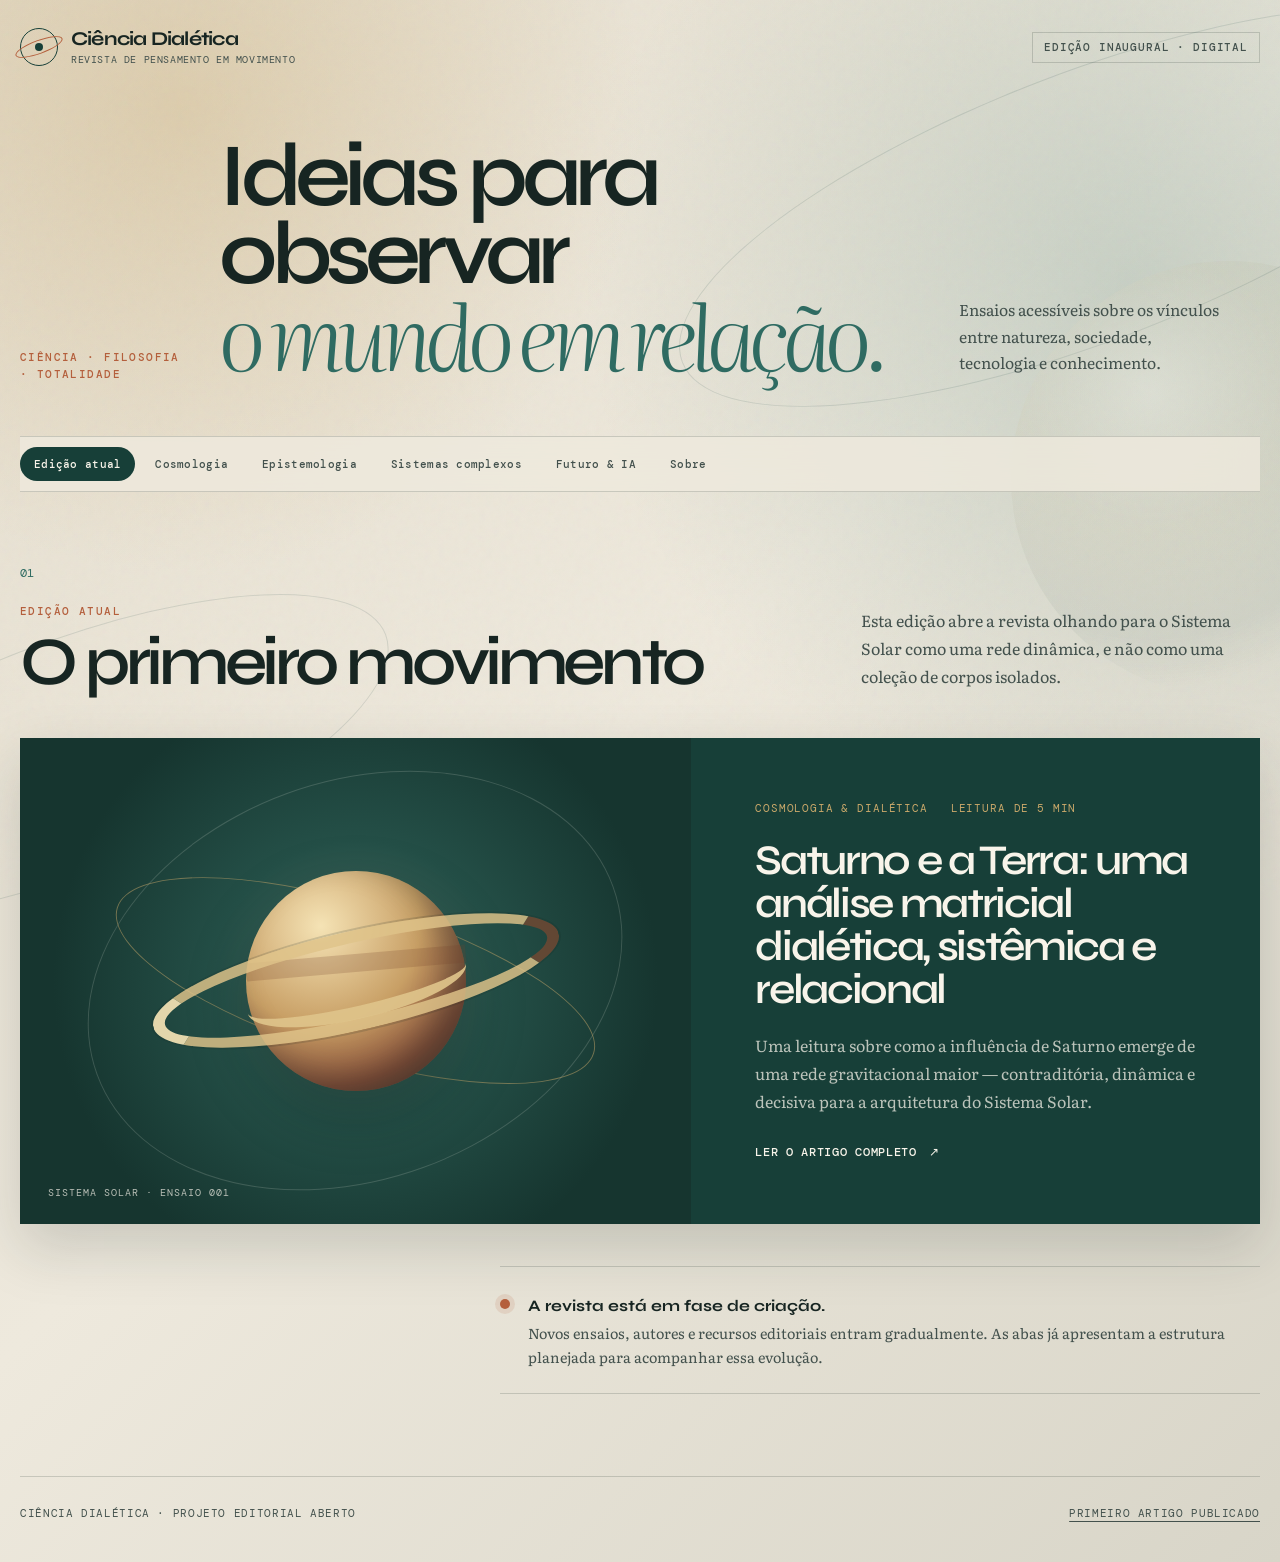
<file: index.html>
<!DOCTYPE html>
<html lang="pt-BR">
<head>
    <meta charset="UTF-8">
    <meta name="viewport" content="width=device-width, initial-scale=1.0">
    <meta name="description" content="Ciência Dialética é uma revista digital de ensaios sobre ciência, filosofia e pensamento sistêmico.">
    <title>Ciência Dialética — Revista Digital</title>
    <link rel="preconnect" href="https://fonts.googleapis.com">
    <link rel="preconnect" href="https://fonts.gstatic.com" crossorigin>
    <link href="https://fonts.googleapis.com/css2?family=DM+Mono:wght@400;500&family=Literata:opsz,wght@7..72,300;7..72,400;7..72,600&family=Syne:wght@500;600;700&display=swap" rel="stylesheet">
    <link rel="stylesheet" href="/styles.css">
    <script src="/app.js" defer></script>
</head>
<body>
    <a class="skip-link" href="#conteudo">Ir para o conteúdo</a>
    <div class="ambient" aria-hidden="true">
        <span class="orbit orbit-one"></span>
        <span class="orbit orbit-two"></span>
        <span class="planet"></span>
    </div>

    <div class="site-shell">
        <header class="site-header">
            <div class="brand-row">
                <a class="brand" href="/" aria-label="Ciência Dialética — página inicial">
                    <span class="brand-mark" aria-hidden="true"><i></i></span>
                    <span>
                        <strong>Ciência Dialética</strong>
                        <small>Revista de pensamento em movimento</small>
                    </span>
                </a>
                <span class="edition-label">Edição inaugural · digital</span>
            </div>

            <div class="intro-grid">
                <div class="eyebrow">Ciência · Filosofia · Totalidade</div>
                <h1>Ideias para observar<br><em>o mundo em relação.</em></h1>
                <p>Ensaios acessíveis sobre os vínculos entre natureza, sociedade, tecnologia e conhecimento.</p>
            </div>

            <nav class="tab-nav" aria-label="Seções da revista">
                <div class="tab-list" role="tablist" aria-label="Conteúdo por seção">
                    <a class="tab-link active" id="tab-edicao" role="tab" aria-selected="true" aria-controls="painel-edicao" data-tab="edicao" href="?aba=edicao">Edição atual</a>
                    <a class="tab-link" id="tab-cosmologia" role="tab" aria-selected="false" aria-controls="painel-cosmologia" data-tab="cosmologia" href="?aba=cosmologia">Cosmologia</a>
                    <a class="tab-link" id="tab-epistemologia" role="tab" aria-selected="false" aria-controls="painel-epistemologia" data-tab="epistemologia" href="?aba=epistemologia">Epistemologia</a>
                    <a class="tab-link" id="tab-sistemas" role="tab" aria-selected="false" aria-controls="painel-sistemas" data-tab="sistemas" href="?aba=sistemas">Sistemas complexos</a>
                    <a class="tab-link" id="tab-ia" role="tab" aria-selected="false" aria-controls="painel-ia" data-tab="ia" href="?aba=ia">Futuro &amp; IA</a>
                    <a class="tab-link" id="tab-sobre" role="tab" aria-selected="false" aria-controls="painel-sobre" data-tab="sobre" href="?aba=sobre">Sobre</a>
                </div>
            </nav>
        </header>

        <main id="conteudo" class="home-content">
            <section class="tab-panel active" id="painel-edicao" role="tabpanel" aria-labelledby="tab-edicao" data-panel="edicao">
                <div class="section-heading">
                    <div>
                        <span class="section-number">01</span>
                        <p class="kicker">Edição atual</p>
                        <h2>O primeiro movimento</h2>
                    </div>
                    <p>Esta edição abre a revista olhando para o Sistema Solar como uma rede dinâmica, e não como uma coleção de corpos isolados.</p>
                </div>

                <article class="featured-story">
                    <a class="story-visual" href="/artigos/saturno-e-a-terra/" aria-label="Ler Saturno e a Terra">
                        <span class="saturn" aria-hidden="true"><i></i></span>
                        <span class="visual-caption">Sistema Solar · Ensaio 001</span>
                    </a>
                    <div class="story-copy">
                        <div class="story-meta"><span>Cosmologia &amp; dialética</span><span>Leitura de 5 min</span></div>
                        <h3><a href="/artigos/saturno-e-a-terra/">Saturno e a Terra: uma análise matricial dialética, sistêmica e relacional</a></h3>
                        <p>Uma leitura sobre como a influência de Saturno emerge de uma rede gravitacional maior — contraditória, dinâmica e decisiva para a arquitetura do Sistema Solar.</p>
                        <a class="read-link" href="/artigos/saturno-e-a-terra/">Ler o artigo completo <span aria-hidden="true">↗</span></a>
                    </div>
                </article>

                <div class="development-note">
                    <span class="status-dot" aria-hidden="true"></span>
                    <div>
                        <strong>A revista está em fase de criação.</strong>
                        <p>Novos ensaios, autores e recursos editoriais entram gradualmente. As abas já apresentam a estrutura planejada para acompanhar essa evolução.</p>
                    </div>
                </div>
            </section>

            <section class="tab-panel" id="painel-cosmologia" role="tabpanel" aria-labelledby="tab-cosmologia" data-panel="cosmologia" hidden>
                <div class="section-heading compact">
                    <div><span class="section-number">02</span><p class="kicker">Arquivo temático</p><h2>Cosmologia</h2></div>
                    <p>Relações entre matéria, movimento e as grandes estruturas do universo.</p>
                </div>
                <div class="archive-grid">
                    <article class="archive-card published">
                        <span class="card-index">Publicado · 001</span>
                        <h3><a href="/artigos/saturno-e-a-terra/">Saturno e a Terra</a></h3>
                        <p>Uma análise matricial, sistêmica e relacional do papel gravitacional de Saturno.</p>
                        <a class="read-link" href="/artigos/saturno-e-a-terra/">Abrir artigo <span aria-hidden="true">↗</span></a>
                    </article>
                    <article class="archive-card building"><span class="card-index">Em criação · 002</span><h3>Contradições do vácuo quântico</h3><p>Ensaio em desenvolvimento para uma próxima edição.</p></article>
                </div>
            </section>

            <section class="tab-panel" id="painel-epistemologia" role="tabpanel" aria-labelledby="tab-epistemologia" data-panel="epistemologia" hidden>
                <div class="empty-section"><span class="section-number">03</span><p class="kicker">Epistemologia</p><h2>Conhecer também é transformar.</h2><p>Esta aba está em fase de criação. Aqui serão publicados textos sobre método, verdade, linguagem e os limites históricos do conhecimento científico.</p><span class="construction-label">Conteúdo editorial em preparação</span></div>
            </section>

            <section class="tab-panel" id="painel-sistemas" role="tabpanel" aria-labelledby="tab-sistemas" data-panel="sistemas" hidden>
                <div class="empty-section"><span class="section-number">04</span><p class="kicker">Sistemas complexos</p><h2>O todo modifica as partes.</h2><p>Esta aba está em fase de criação. Reunirá ensaios sobre emergência, redes, caos, organização e interdependência.</p><span class="construction-label">Conteúdo editorial em preparação</span></div>
            </section>

            <section class="tab-panel" id="painel-ia" role="tabpanel" aria-labelledby="tab-ia" data-panel="ia" hidden>
                <div class="empty-section"><span class="section-number">05</span><p class="kicker">Futuro &amp; inteligência artificial</p><h2>Técnica, poder e possibilidade.</h2><p>Esta aba está em fase de criação. O espaço abordará inteligência artificial, automação e os conflitos sociais produzidos pelas novas tecnologias.</p><span class="construction-label">Conteúdo editorial em preparação</span></div>
            </section>

            <section class="tab-panel" id="painel-sobre" role="tabpanel" aria-labelledby="tab-sobre" data-panel="sobre" hidden>
                <div class="about-grid">
                    <div><span class="section-number">06</span><p class="kicker">Sobre o projeto</p><h2>Uma revista aberta ao processo.</h2></div>
                    <div class="about-copy"><p>A Ciência Dialética nasce como uma publicação digital dedicada a interpretações sistêmicas, relacionais e críticas da ciência.</p><p>O projeto ainda está em fase de criação. A estrutura, a identidade editorial e o acervo crescem junto com cada nova publicação, mantendo visível esse processo de construção.</p></div>
                </div>
            </section>
        </main>

        <footer class="site-footer">
            <p>Ciência Dialética · Projeto editorial aberto</p>
            <a href="/artigos/saturno-e-a-terra/">Primeiro artigo publicado</a>
        </footer>
    </div>
</body>
</html>
</file>
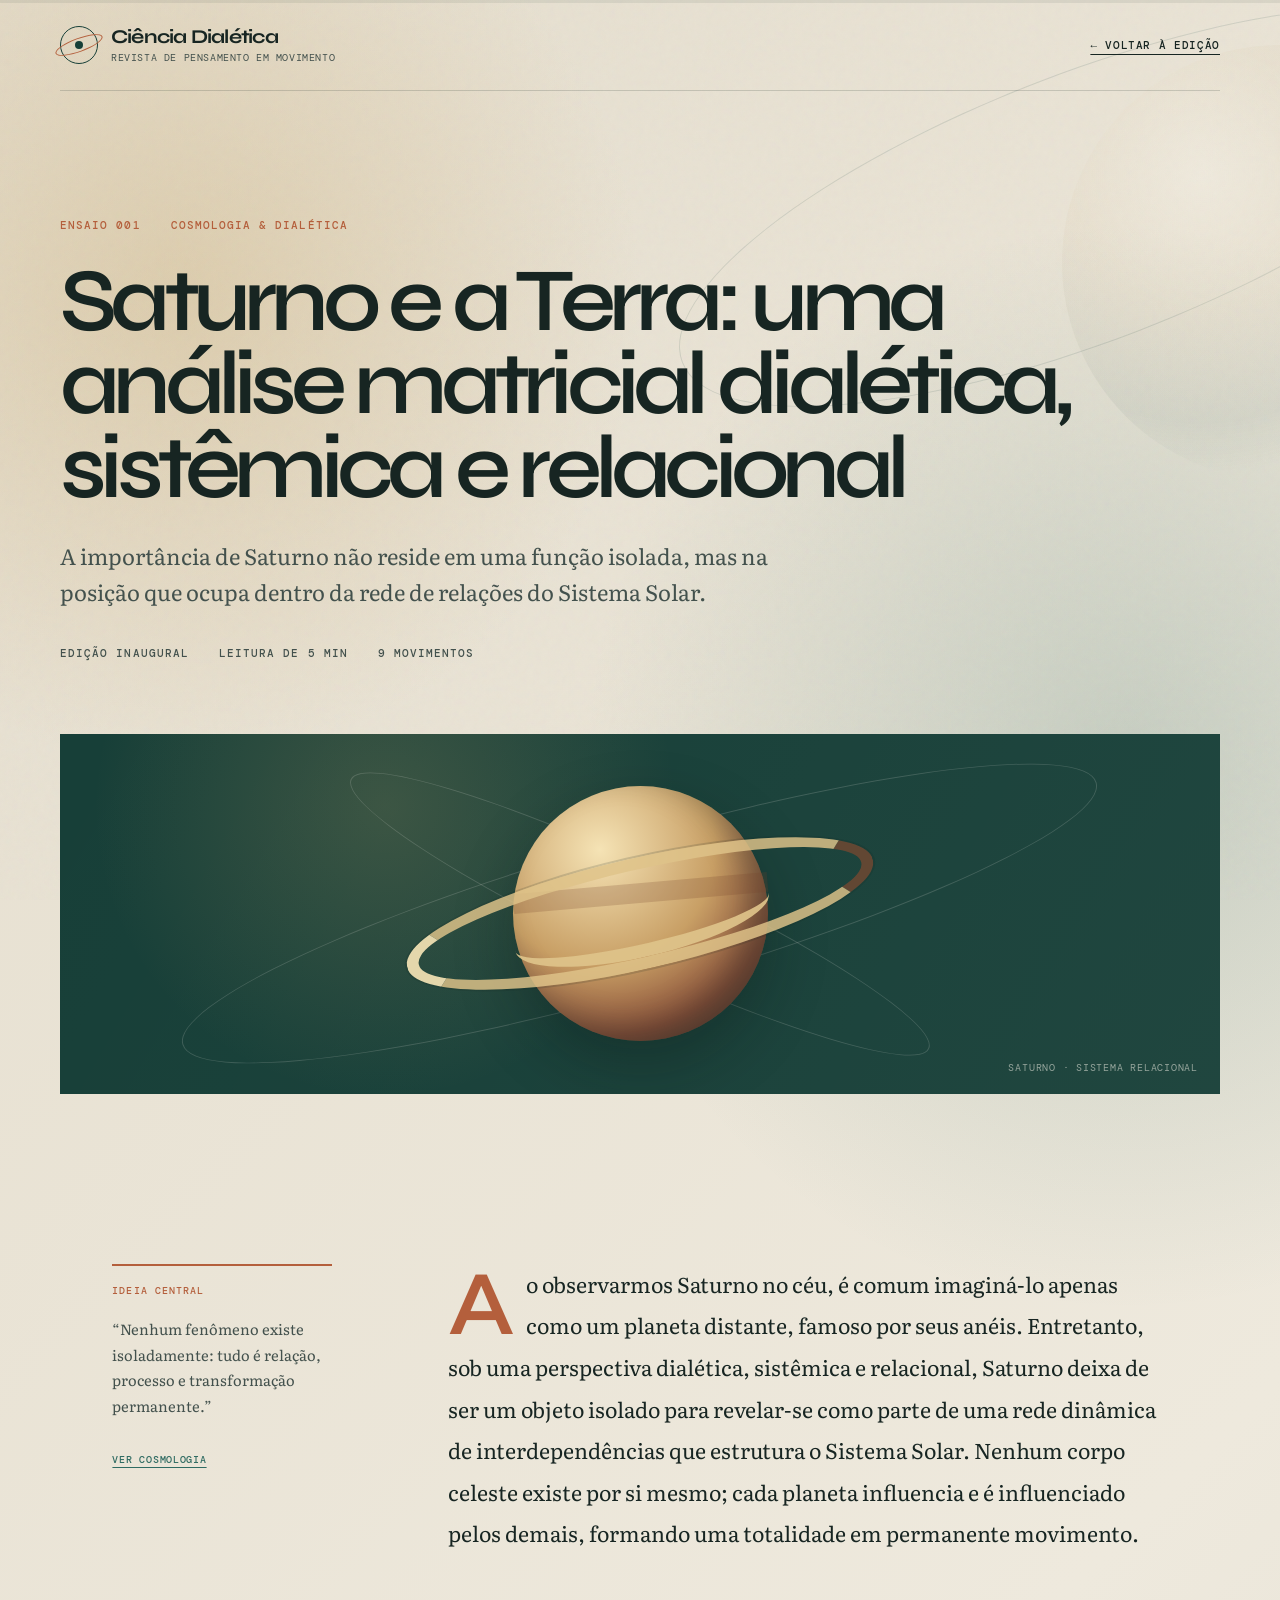
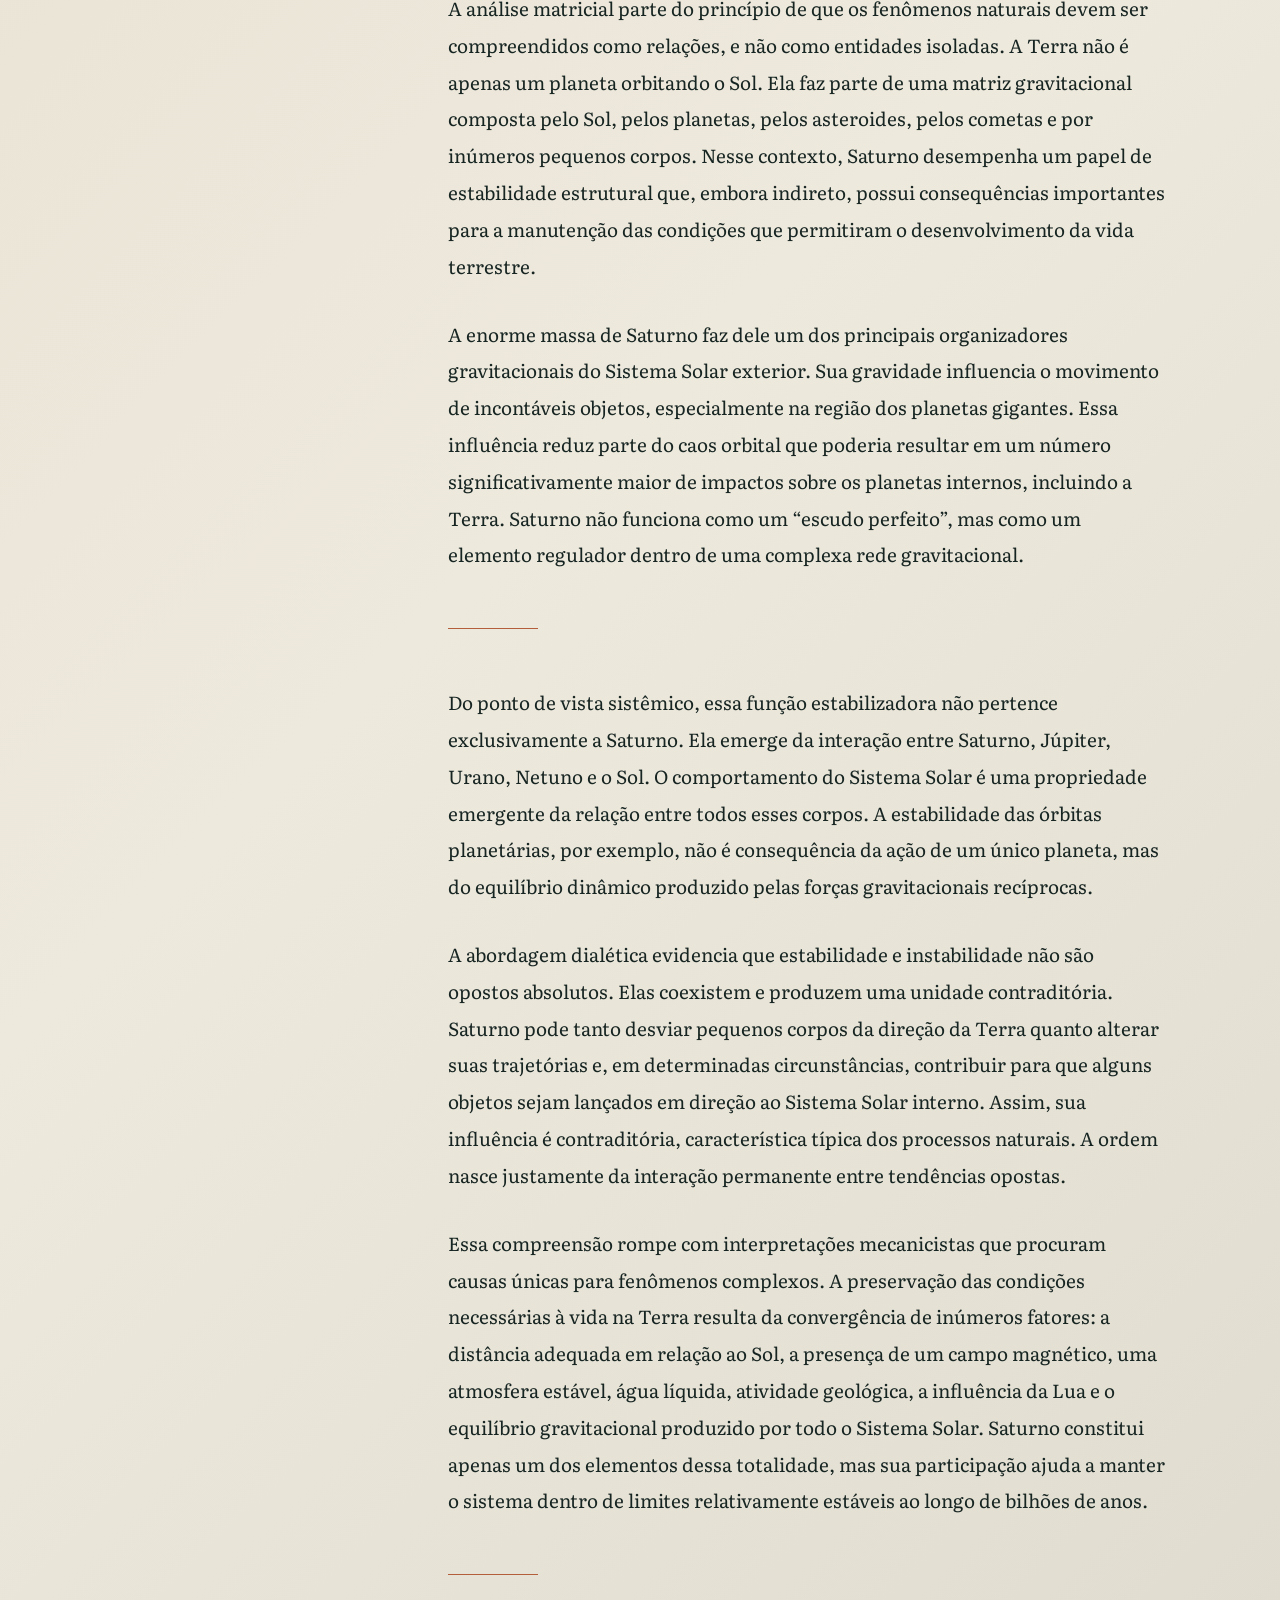
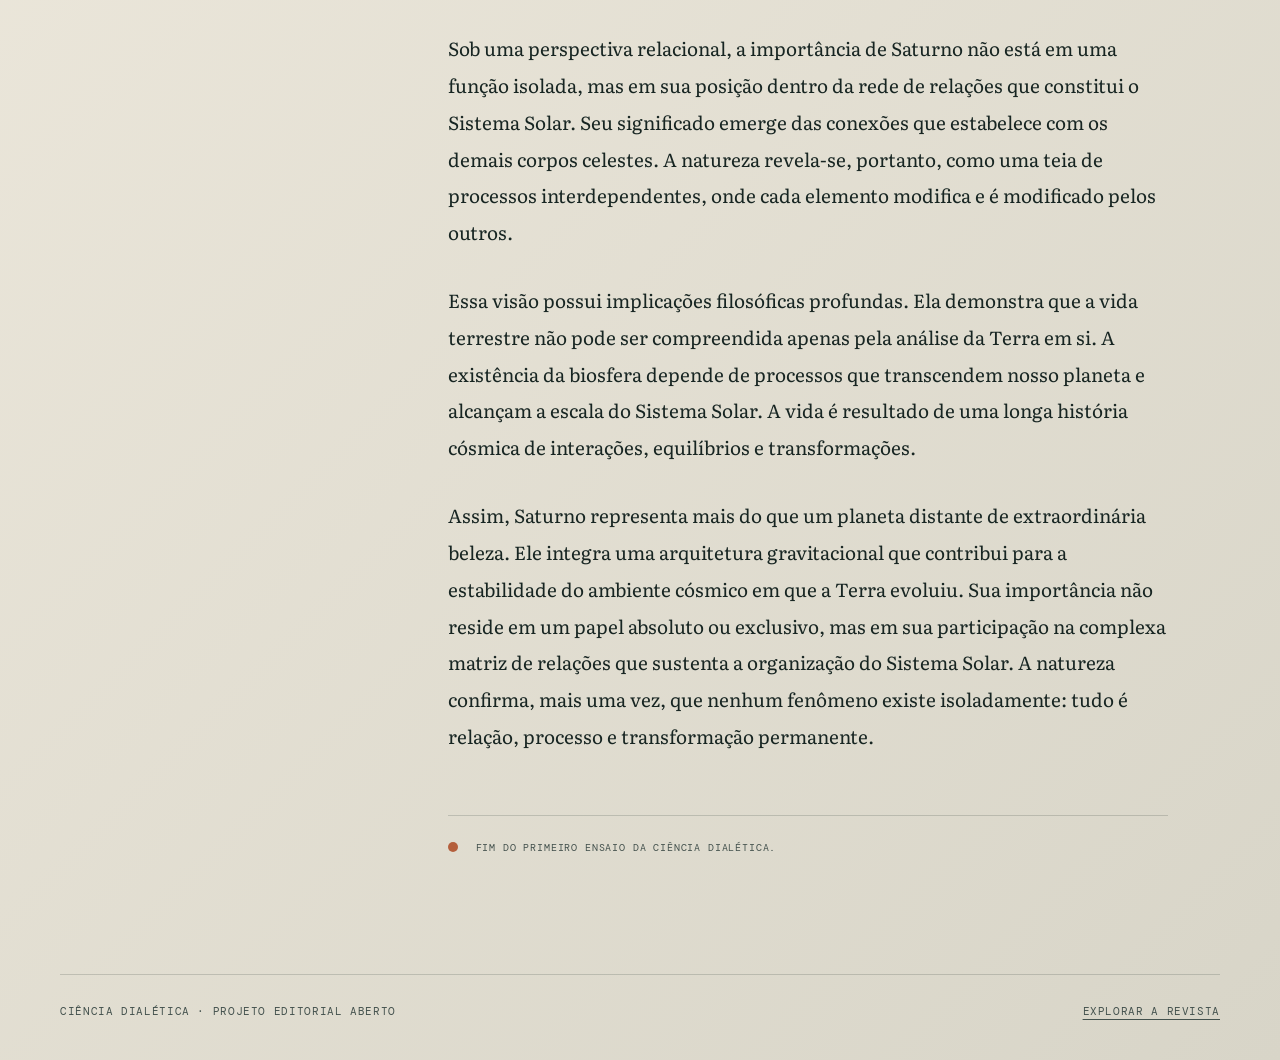
<file: artigos/saturno-e-a-terra/index.html>
<!DOCTYPE html>
<html lang="pt-BR">
<head>
    <meta charset="UTF-8">
    <meta name="viewport" content="width=device-width, initial-scale=1.0">
    <meta name="description" content="Uma análise dialética, sistêmica e relacional da influência de Saturno na arquitetura do Sistema Solar.">
    <title>Saturno e a Terra — Ciência Dialética</title>
    <link rel="canonical" href="/artigos/saturno-e-a-terra/">
    <link rel="preconnect" href="https://fonts.googleapis.com">
    <link rel="preconnect" href="https://fonts.gstatic.com" crossorigin>
    <link href="https://fonts.googleapis.com/css2?family=DM+Mono:wght@400;500&family=Literata:opsz,wght@7..72,300;7..72,400;7..72,600&family=Syne:wght@500;600;700&display=swap" rel="stylesheet">
    <link rel="stylesheet" href="/styles.css">
    <script src="/app.js" defer></script>
</head>
<body class="article-page">
    <a class="skip-link" href="#artigo">Ir para o artigo</a>
    <div class="reading-progress" aria-hidden="true"><span></span></div>
    <div class="ambient" aria-hidden="true"><span class="orbit orbit-one"></span><span class="planet article-planet"></span></div>

    <div class="site-shell article-shell">
        <header class="article-site-header">
            <a class="brand compact-brand" href="/" aria-label="Voltar à página inicial da Ciência Dialética">
                <span class="brand-mark" aria-hidden="true"><i></i></span>
                <span><strong>Ciência Dialética</strong><small>Revista de pensamento em movimento</small></span>
            </a>
            <a class="back-link" href="/">← Voltar à edição</a>
        </header>

        <main id="artigo">
            <article class="reading-layout">
                <header class="article-hero">
                    <div class="article-kicker"><span>Ensaio 001</span><span>Cosmologia &amp; dialética</span></div>
                    <h1>Saturno e a Terra: uma análise matricial dialética, sistêmica e relacional</h1>
                    <p class="article-deck">A importância de Saturno não reside em uma função isolada, mas na posição que ocupa dentro da rede de relações do Sistema Solar.</p>
                    <div class="article-details"><span>Edição inaugural</span><span>Leitura de 5 min</span><span>9 movimentos</span></div>
                    <div class="article-illustration" aria-hidden="true"><span class="saturn large"><i></i></span><span class="trajectory trajectory-a"></span><span class="trajectory trajectory-b"></span><small>Saturno · sistema relacional</small></div>
                </header>

                <div class="article-grid">
                    <aside class="article-aside">
                        <p class="aside-label">Ideia central</p>
                        <blockquote>“Nenhum fenômeno existe isoladamente: tudo é relação, processo e transformação permanente.”</blockquote>
                        <a href="/?aba=cosmologia">Ver Cosmologia</a>
                    </aside>

                    <div class="article-body">
                        <p class="lead">Ao observarmos Saturno no céu, é comum imaginá-lo apenas como um planeta distante, famoso por seus anéis. Entretanto, sob uma perspectiva dialética, sistêmica e relacional, Saturno deixa de ser um objeto isolado para revelar-se como parte de uma rede dinâmica de interdependências que estrutura o Sistema Solar. Nenhum corpo celeste existe por si mesmo; cada planeta influencia e é influenciado pelos demais, formando uma totalidade em permanente movimento.</p>

                        <p>A análise matricial parte do princípio de que os fenômenos naturais devem ser compreendidos como relações, e não como entidades isoladas. A Terra não é apenas um planeta orbitando o Sol. Ela faz parte de uma matriz gravitacional composta pelo Sol, pelos planetas, pelos asteroides, pelos cometas e por inúmeros pequenos corpos. Nesse contexto, Saturno desempenha um papel de estabilidade estrutural que, embora indireto, possui consequências importantes para a manutenção das condições que permitiram o desenvolvimento da vida terrestre.</p>

                        <p>A enorme massa de Saturno faz dele um dos principais organizadores gravitacionais do Sistema Solar exterior. Sua gravidade influencia o movimento de incontáveis objetos, especialmente na região dos planetas gigantes. Essa influência reduz parte do caos orbital que poderia resultar em um número significativamente maior de impactos sobre os planetas internos, incluindo a Terra. Saturno não funciona como um “escudo perfeito”, mas como um elemento regulador dentro de uma complexa rede gravitacional.</p>

                        <hr>

                        <p>Do ponto de vista sistêmico, essa função estabilizadora não pertence exclusivamente a Saturno. Ela emerge da interação entre Saturno, Júpiter, Urano, Netuno e o Sol. O comportamento do Sistema Solar é uma propriedade emergente da relação entre todos esses corpos. A estabilidade das órbitas planetárias, por exemplo, não é consequência da ação de um único planeta, mas do equilíbrio dinâmico produzido pelas forças gravitacionais recíprocas.</p>

                        <p>A abordagem dialética evidencia que estabilidade e instabilidade não são opostos absolutos. Elas coexistem e produzem uma unidade contraditória. Saturno pode tanto desviar pequenos corpos da direção da Terra quanto alterar suas trajetórias e, em determinadas circunstâncias, contribuir para que alguns objetos sejam lançados em direção ao Sistema Solar interno. Assim, sua influência é contraditória, característica típica dos processos naturais. A ordem nasce justamente da interação permanente entre tendências opostas.</p>

                        <p>Essa compreensão rompe com interpretações mecanicistas que procuram causas únicas para fenômenos complexos. A preservação das condições necessárias à vida na Terra resulta da convergência de inúmeros fatores: a distância adequada em relação ao Sol, a presença de um campo magnético, uma atmosfera estável, água líquida, atividade geológica, a influência da Lua e o equilíbrio gravitacional produzido por todo o Sistema Solar. Saturno constitui apenas um dos elementos dessa totalidade, mas sua participação ajuda a manter o sistema dentro de limites relativamente estáveis ao longo de bilhões de anos.</p>

                        <hr>

                        <p>Sob uma perspectiva relacional, a importância de Saturno não está em uma função isolada, mas em sua posição dentro da rede de relações que constitui o Sistema Solar. Seu significado emerge das conexões que estabelece com os demais corpos celestes. A natureza revela-se, portanto, como uma teia de processos interdependentes, onde cada elemento modifica e é modificado pelos outros.</p>

                        <p>Essa visão possui implicações filosóficas profundas. Ela demonstra que a vida terrestre não pode ser compreendida apenas pela análise da Terra em si. A existência da biosfera depende de processos que transcendem nosso planeta e alcançam a escala do Sistema Solar. A vida é resultado de uma longa história cósmica de interações, equilíbrios e transformações.</p>

                        <p>Assim, Saturno representa mais do que um planeta distante de extraordinária beleza. Ele integra uma arquitetura gravitacional que contribui para a estabilidade do ambiente cósmico em que a Terra evoluiu. Sua importância não reside em um papel absoluto ou exclusivo, mas em sua participação na complexa matriz de relações que sustenta a organização do Sistema Solar. A natureza confirma, mais uma vez, que nenhum fenômeno existe isoladamente: tudo é relação, processo e transformação permanente.</p>

                        <div class="article-end"><span aria-hidden="true"></span><p>Fim do primeiro ensaio da Ciência Dialética.</p></div>
                    </div>
                </div>
            </article>
        </main>

        <footer class="site-footer article-footer"><p>Ciência Dialética · Projeto editorial aberto</p><a href="/">Explorar a revista</a></footer>
    </div>
</body>
</html>
</file>
<file: styles.css>
:root {
    --ink: #172522;
    --ink-soft: #43514d;
    --paper: #eee9dd;
    --paper-light: #f8f4ea;
    --paper-deep: #d8d2c2;
    --forest: #173f38;
    --teal: #2f6b62;
    --rust: #b45f3c;
    --gold: #c9a86a;
    --line: rgba(23, 37, 34, 0.17);
    --display: 'Syne', sans-serif;
    --reading: 'Literata', serif;
    --mono: 'DM Mono', monospace;
}

* { box-sizing: border-box; }

html { scroll-behavior: smooth; }

body {
    margin: 0;
    min-width: 320px;
    color: var(--ink);
    background:
        radial-gradient(circle at 14% 7%, rgba(201, 168, 106, 0.35), transparent 29rem),
        radial-gradient(circle at 88% 18%, rgba(47, 107, 98, 0.2), transparent 34rem),
        linear-gradient(135deg, #e5dece 0%, var(--paper) 48%, #d8d5c8 100%);
    font-family: var(--reading);
    -webkit-font-smoothing: antialiased;
}

body::before {
    position: fixed;
    inset: 0;
    z-index: -2;
    content: '';
    opacity: 0.24;
    pointer-events: none;
    background-image: url("data:image/svg+xml,%3Csvg viewBox='0 0 160 160' xmlns='http://www.w3.org/2000/svg'%3E%3Cfilter id='n'%3E%3CfeTurbulence type='fractalNoise' baseFrequency='.82' numOctaves='4' stitchTiles='stitch'/%3E%3C/filter%3E%3Crect width='100%25' height='100%25' filter='url(%23n)' opacity='.14'/%3E%3C/svg%3E");
}

a { color: inherit; }

button, a { -webkit-tap-highlight-color: transparent; }

.skip-link {
    position: fixed;
    top: 12px;
    left: 12px;
    z-index: 100;
    padding: 10px 14px;
    color: var(--paper-light);
    background: var(--forest);
    font: 500 0.75rem var(--mono);
    transform: translateY(-150%);
}

.skip-link:focus { transform: translateY(0); }

.ambient { position: fixed; inset: 0; z-index: -1; overflow: hidden; pointer-events: none; }
.orbit { position: absolute; border: 1px solid rgba(23, 63, 56, 0.12); border-radius: 50%; transform: rotate(-21deg); }
.orbit-one { width: 68vw; height: 21vw; top: 8%; right: -19%; }
.orbit-two { width: 54vw; height: 18vw; bottom: 3%; left: -22%; }
.planet { position: absolute; width: clamp(260px, 34vw, 600px); aspect-ratio: 1; right: -13vw; top: 29%; border-radius: 50%; background: radial-gradient(circle at 32% 30%, rgba(248,244,234,.52), rgba(201,168,106,.08) 32%, rgba(23,63,56,.08) 58%, transparent 70%); opacity: .65; }

.site-shell { width: min(1240px, calc(100% - 40px)); margin: 0 auto; }

.site-header { padding: 28px 0 0; }
.brand-row, .article-site-header { display: flex; align-items: center; justify-content: space-between; gap: 24px; }
.brand { display: inline-flex; align-items: center; gap: 13px; text-decoration: none; }
.brand strong { display: block; font: 700 clamp(1rem, 2vw, 1.22rem)/1 var(--display); letter-spacing: -.04em; }
.brand small { display: block; margin-top: 6px; color: var(--ink-soft); font: 400 .62rem/1 var(--mono); letter-spacing: .06em; text-transform: uppercase; }
.brand-mark { position: relative; display: grid; width: 38px; height: 38px; place-items: center; border: 1px solid var(--forest); border-radius: 50%; }
.brand-mark::after { position: absolute; width: 48px; height: 12px; content: ''; border: 1px solid var(--rust); border-radius: 50%; transform: rotate(-20deg); }
.brand-mark i { width: 8px; height: 8px; background: var(--forest); border-radius: 50%; }
.edition-label { padding: 8px 11px; border: 1px solid var(--line); color: var(--ink-soft); font: 500 .66rem var(--mono); letter-spacing: .08em; text-transform: uppercase; }

.intro-grid { display: grid; grid-template-columns: .55fr 2.35fr 1fr; align-items: end; gap: 34px; min-height: 370px; padding: 65px 0 54px; }
.eyebrow, .kicker { color: var(--rust); font: 500 .68rem/1.5 var(--mono); letter-spacing: .13em; text-transform: uppercase; }
.intro-grid h1 { margin: 0; font: 600 clamp(3.15rem, 7vw, 6.6rem)/.88 var(--display); letter-spacing: -.075em; }
.intro-grid h1 em { color: var(--teal); font-family: var(--reading); font-weight: 300; }
.intro-grid > p { max-width: 29ch; margin: 0 0 5px; color: var(--ink-soft); font-size: .98rem; line-height: 1.7; }

.tab-nav { position: sticky; top: 0; z-index: 20; padding: 10px 0; background: rgba(238,233,221,.82); border-top: 1px solid var(--line); border-bottom: 1px solid var(--line); backdrop-filter: blur(15px); }
.tab-list { display: flex; gap: 6px; overflow-x: auto; scrollbar-width: none; }
.tab-list::-webkit-scrollbar { display: none; }
.tab-link { flex: 0 0 auto; padding: 10px 14px; border-radius: 999px; color: var(--ink-soft); font: 500 .7rem var(--mono); letter-spacing: .025em; text-decoration: none; transition: background .2s, color .2s, transform .2s; }
.tab-link:hover { color: var(--forest); transform: translateY(-1px); }
.tab-link.active { color: var(--paper-light); background: var(--forest); }
.tab-link:focus-visible, .read-link:focus-visible, .story-copy h3 a:focus-visible, .back-link:focus-visible { outline: 2px solid var(--rust); outline-offset: 4px; }

.home-content { min-height: 590px; }
.tab-panel { padding: 74px 0 82px; animation: reveal .45s ease both; }
.tab-panel[hidden] { display: none; }
@keyframes reveal { from { opacity: 0; transform: translateY(10px); } to { opacity: 1; transform: translateY(0); } }

.section-heading { display: grid; grid-template-columns: 1.45fr .75fr; gap: 70px; align-items: end; margin-bottom: 43px; }
.section-heading.compact { align-items: center; }
.section-heading > div { position: relative; }
.section-number { display: block; margin-bottom: 22px; color: var(--teal); font: 400 .72rem var(--mono); }
.section-heading h2, .empty-section h2, .about-grid h2 { margin: 5px 0 0; font: 600 clamp(2.4rem, 5.3vw, 5rem)/.95 var(--display); letter-spacing: -.065em; }
.section-heading > p { max-width: 43ch; margin: 0 0 5px; color: var(--ink-soft); line-height: 1.75; }

.featured-story { display: grid; grid-template-columns: 1.18fr 1fr; min-height: 430px; overflow: hidden; background: var(--forest); color: var(--paper-light); box-shadow: 0 24px 55px rgba(23,37,34,.17); }
.story-visual { position: relative; display: grid; min-height: 390px; overflow: hidden; place-items: center; background: radial-gradient(circle at center, #4f786c 0%, #244f47 34%, #16352f 73%); }
.story-visual::before { position: absolute; inset: 9%; content: ''; border: 1px solid rgba(248,244,234,.16); border-radius: 50%; transform: rotate(-20deg); }
.story-visual::after { position: absolute; width: 74%; height: 31%; content: ''; border: 1px solid rgba(201,168,106,.5); border-radius: 50%; transform: rotate(17deg); }
.saturn { position: relative; z-index: 2; display: grid; width: clamp(130px, 18vw, 220px); aspect-ratio: 1; place-items: center; border-radius: 50%; background: radial-gradient(circle at 34% 25%, #f5e3b5, #c89f65 45%, #8a5039 73%, #432f2a 100%); box-shadow: inset -18px -14px 30px rgba(23,37,34,.35), 0 24px 60px rgba(9,21,18,.3); }
.saturn::before { position: absolute; z-index: 3; width: 178%; height: 34%; content: ''; border: 12px solid rgba(223,196,138,.83); border-right-color: rgba(119,73,51,.78); border-left-color: rgba(245,227,181,.92); border-radius: 50%; transform: rotate(-13deg); box-shadow: 0 0 0 2px rgba(23,37,34,.16); }
.saturn::after { position: absolute; z-index: 4; width: 102%; height: 22%; content: ''; border-bottom: 13px solid rgba(223,196,138,.92); border-radius: 50%; transform: rotate(-13deg) translateY(13%); }
.saturn i { position: absolute; inset: 38% 0 auto; height: 8%; background: rgba(114,66,43,.22); transform: rotate(-5deg); }
.visual-caption { position: absolute; bottom: 25px; left: 28px; color: rgba(248,244,234,.72); font: 400 .62rem var(--mono); letter-spacing: .1em; text-transform: uppercase; }
.story-copy { display: flex; flex-direction: column; justify-content: center; padding: clamp(34px, 5vw, 70px); }
.story-meta { display: flex; flex-wrap: wrap; gap: 12px 23px; color: var(--gold); font: 400 .66rem var(--mono); letter-spacing: .08em; text-transform: uppercase; }
.story-copy h3 { margin: 24px 0 20px; font: 600 clamp(1.85rem, 3.3vw, 3.25rem)/1.02 var(--display); letter-spacing: -.055em; }
.story-copy h3 a { text-decoration: none; }
.story-copy > p { margin: 0 0 30px; color: rgba(248,244,234,.73); line-height: 1.75; }
.read-link { display: inline-flex; align-items: center; gap: 12px; width: fit-content; color: inherit; font: 500 .72rem var(--mono); letter-spacing: .06em; text-decoration: none; text-transform: uppercase; }
.read-link span { transition: transform .2s; }
.read-link:hover span { transform: translate(3px, -3px); }

.development-note { display: grid; grid-template-columns: auto 1fr; gap: 18px; max-width: 760px; margin: 42px 0 0 auto; padding: 25px 0; border-top: 1px solid var(--line); border-bottom: 1px solid var(--line); }
.development-note strong { font-family: var(--display); }
.development-note p { margin: 5px 0 0; color: var(--ink-soft); font-size: .9rem; line-height: 1.65; }
.status-dot { width: 10px; height: 10px; margin-top: 7px; background: var(--rust); border-radius: 50%; box-shadow: 0 0 0 5px rgba(180,95,60,.13); }

.archive-grid { display: grid; grid-template-columns: 1.35fr .65fr; gap: 18px; }
.archive-card { min-height: 280px; padding: clamp(30px, 5vw, 55px); border: 1px solid var(--line); }
.archive-card.published { color: var(--paper-light); background: var(--forest); }
.archive-card.building { background: rgba(248,244,234,.38); border-style: dashed; }
.card-index, .construction-label { color: var(--rust); font: 500 .65rem var(--mono); letter-spacing: .1em; text-transform: uppercase; }
.published .card-index { color: var(--gold); }
.archive-card h3 { max-width: 15ch; margin: 42px 0 15px; font: 600 clamp(1.7rem, 3vw, 2.8rem)/1.05 var(--display); letter-spacing: -.05em; }
.archive-card h3 a { text-decoration: none; }
.archive-card p { max-width: 48ch; color: inherit; opacity: .72; line-height: 1.65; }
.archive-card .read-link { margin-top: 20px; }

.empty-section { position: relative; max-width: 920px; min-height: 450px; padding: clamp(40px, 8vw, 90px); overflow: hidden; border: 1px dashed var(--line); background: rgba(248,244,234,.34); }
.empty-section::after { position: absolute; width: 340px; aspect-ratio: 1; right: -120px; bottom: -150px; content: ''; border: 1px solid rgba(47,107,98,.25); border-radius: 50%; box-shadow: 0 0 0 45px rgba(47,107,98,.05), 0 0 0 90px rgba(47,107,98,.035); }
.empty-section h2 { max-width: 12ch; margin: 20px 0; }
.empty-section > p { max-width: 56ch; color: var(--ink-soft); line-height: 1.75; }
.construction-label { display: inline-block; margin-top: 30px; padding: 9px 12px; border: 1px solid rgba(180,95,60,.35); }

.about-grid { display: grid; grid-template-columns: 1fr 1fr; gap: clamp(50px, 9vw, 130px); padding: 30px 0 70px; }
.about-copy { padding-top: 55px; border-top: 1px solid var(--line); }
.about-copy p { margin: 0 0 24px; color: var(--ink-soft); font-size: 1.08rem; line-height: 1.8; }

.site-footer { display: flex; justify-content: space-between; gap: 25px; padding: 30px 0 42px; border-top: 1px solid var(--line); color: var(--ink-soft); font: 400 .66rem var(--mono); letter-spacing: .06em; text-transform: uppercase; }
.site-footer p { margin: 0; }
.site-footer a { text-underline-offset: 4px; }

/* Article */
.reading-progress { position: fixed; top: 0; left: 0; z-index: 80; width: 100%; height: 3px; background: rgba(23,37,34,.08); }
.reading-progress span { display: block; width: 100%; height: 100%; background: var(--rust); transform: scaleX(0); transform-origin: left; }
.article-shell { width: min(1160px, calc(100% - 40px)); }
.article-site-header { padding: 26px 0; border-bottom: 1px solid var(--line); }
.back-link { font: 500 .68rem var(--mono); letter-spacing: .06em; text-underline-offset: 5px; text-transform: uppercase; }
.article-hero { padding: clamp(70px, 10vw, 135px) 0 80px; }
.article-kicker, .article-details { display: flex; flex-wrap: wrap; gap: 12px 30px; color: var(--rust); font: 500 .66rem var(--mono); letter-spacing: .1em; text-transform: uppercase; }
.article-hero h1 { max-width: 1060px; margin: 28px 0; font: 600 clamp(3rem, 7vw, 6.6rem)/.93 var(--display); letter-spacing: -.075em; }
.article-deck { max-width: 760px; margin: 0 0 36px; color: var(--ink-soft); font-size: clamp(1.1rem, 2vw, 1.38rem); line-height: 1.65; }
.article-details { color: var(--ink-soft); }
.article-illustration { position: relative; display: grid; min-height: 360px; margin-top: 74px; overflow: hidden; place-items: center; background: var(--forest); }
.article-illustration::before { position: absolute; inset: 0; content: ''; background: radial-gradient(circle at 28% 20%, rgba(201,168,106,.2), transparent 33%), linear-gradient(120deg, transparent, rgba(248,244,234,.04)); }
.saturn.large { width: clamp(150px, 21vw, 255px); }
.trajectory { position: absolute; border: 1px solid rgba(248,244,234,.17); border-radius: 50%; transform: rotate(-16deg); }
.trajectory-a { width: 82%; height: 42%; }
.trajectory-b { width: 55%; height: 26%; transform: rotate(25deg); }
.article-illustration small { position: absolute; right: 22px; bottom: 20px; color: rgba(248,244,234,.55); font: 400 .6rem var(--mono); letter-spacing: .08em; text-transform: uppercase; }
.article-grid { display: grid; grid-template-columns: 220px minmax(0, 720px); justify-content: center; gap: clamp(50px, 9vw, 120px); padding: 90px 0 120px; }
.article-aside { align-self: start; position: sticky; top: 55px; padding-top: 18px; border-top: 2px solid var(--rust); }
.aside-label { margin: 0 0 20px; color: var(--rust); font: 500 .65rem var(--mono); letter-spacing: .1em; text-transform: uppercase; }
.article-aside blockquote { margin: 0 0 24px; color: var(--ink-soft); font-size: .92rem; line-height: 1.75; }
.article-aside a { color: var(--teal); font: 500 .65rem var(--mono); letter-spacing: .07em; text-transform: uppercase; text-underline-offset: 4px; }
.article-body { font-size: clamp(1.05rem, 1.6vw, 1.18rem); line-height: 1.95; }
.article-body p { margin: 0 0 1.65em; }
.article-body .lead { font-size: 1.13em; }
.article-body .lead::first-letter { float: left; margin: .08em .12em 0 0; color: var(--rust); font: 600 4.3em/.72 var(--display); }
.article-body hr { width: 90px; margin: 55px 0; border: 0; border-top: 1px solid var(--rust); }
.article-end { display: flex; align-items: center; gap: 18px; margin-top: 60px; padding-top: 25px; border-top: 1px solid var(--line); color: var(--ink-soft); font: 400 .65rem var(--mono); letter-spacing: .08em; text-transform: uppercase; }
.article-end span { width: 10px; height: 10px; background: var(--rust); border-radius: 50%; }
.article-end p { margin: 0; }
.article-footer { margin-top: 0; }
.article-planet { top: 5%; right: -17vw; }

@media (max-width: 900px) {
    .intro-grid { grid-template-columns: 1fr; gap: 22px; min-height: auto; padding: 80px 0 55px; }
    .intro-grid > p { max-width: 44ch; }
    .section-heading { grid-template-columns: 1fr; gap: 22px; }
    .featured-story { grid-template-columns: 1fr; }
    .story-visual { min-height: 360px; }
    .archive-grid { grid-template-columns: 1fr; }
    .about-grid { grid-template-columns: 1fr; gap: 30px; }
    .about-copy { padding-top: 30px; }
    .article-grid { grid-template-columns: minmax(0, 720px); padding-top: 70px; }
    .article-aside { position: static; max-width: 520px; }
}

@media (max-width: 600px) {
    .site-shell, .article-shell { width: min(100% - 28px, 1240px); }
    .site-header { padding-top: 18px; }
    .brand-row { align-items: flex-start; }
    .brand small { max-width: 180px; line-height: 1.35; }
    .edition-label { display: none; }
    .intro-grid { padding: 70px 0 42px; }
    .intro-grid h1 { font-size: clamp(2.8rem, 14vw, 4.2rem); line-height: .92; }
    .tab-nav { margin-right: -14px; margin-left: -14px; padding-right: 14px; padding-left: 14px; }
    .tab-panel { padding: 52px 0 64px; }
    .section-heading { margin-bottom: 30px; }
    .section-heading h2, .empty-section h2, .about-grid h2 { font-size: clamp(2.35rem, 12vw, 3.5rem); }
    .featured-story { margin-right: -14px; margin-left: -14px; }
    .story-visual { min-height: 300px; }
    .story-copy { padding: 34px 28px 40px; }
    .story-copy h3 { font-size: 1.95rem; }
    .development-note { margin-top: 32px; }
    .archive-card { min-height: 250px; }
    .empty-section { min-height: 430px; padding: 36px 25px; }
    .site-footer { flex-direction: column; }
    .compact-brand small { display: none; }
    .article-site-header { align-items: center; }
    .back-link { font-size: .6rem; }
    .article-hero { padding: 65px 0 55px; }
    .article-hero h1 { margin: 23px 0; font-size: clamp(2.65rem, 13.5vw, 4rem); line-height: .96; }
    .article-illustration { min-height: 290px; margin: 50px -14px 0; }
    .article-grid { gap: 50px; padding: 58px 4px 80px; }
    .article-body { font-size: 1.05rem; line-height: 1.88; }
    .article-body p { text-align: left; }
    .article-body .lead::first-letter { font-size: 3.8em; }
    .article-body hr { margin: 42px 0; }
}

@media (prefers-reduced-motion: reduce) {
    html { scroll-behavior: auto; }
    *, *::before, *::after { animation-duration: .01ms !important; animation-iteration-count: 1 !important; transition-duration: .01ms !important; }
}
</file>
